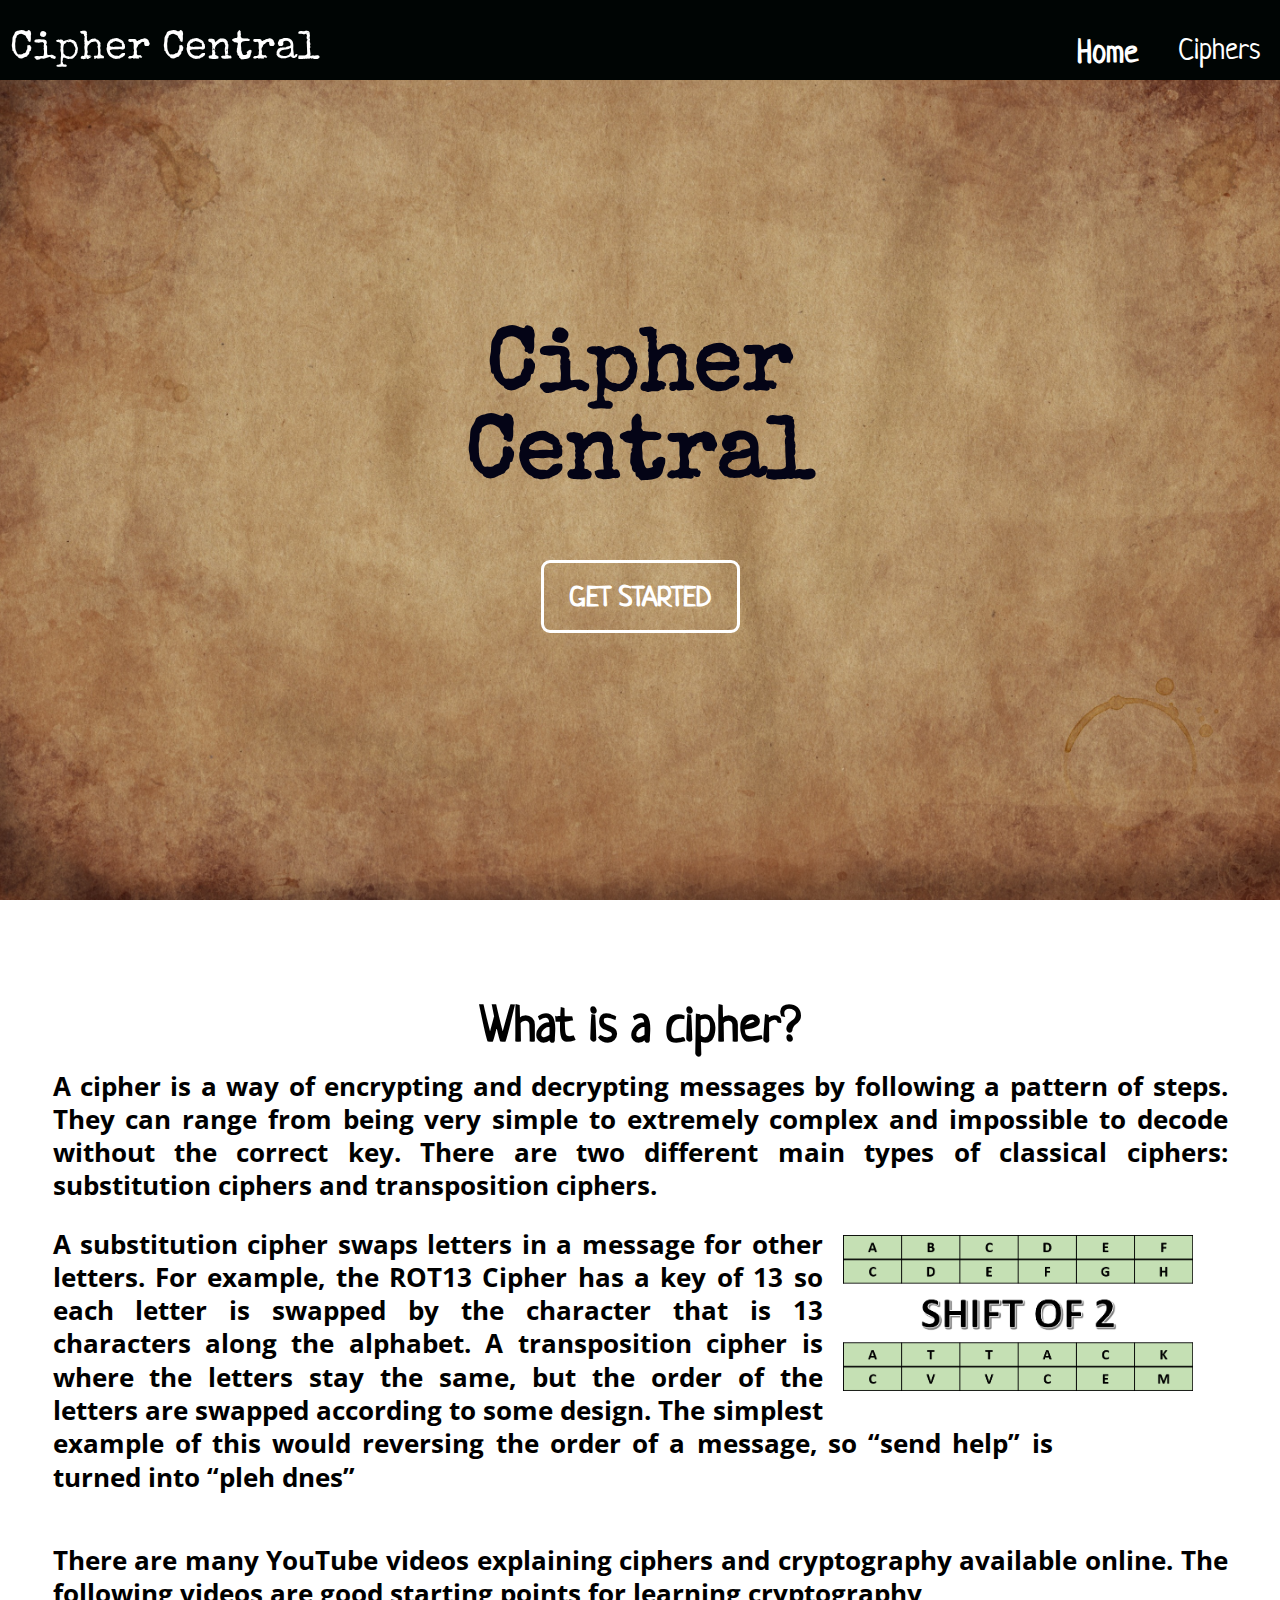
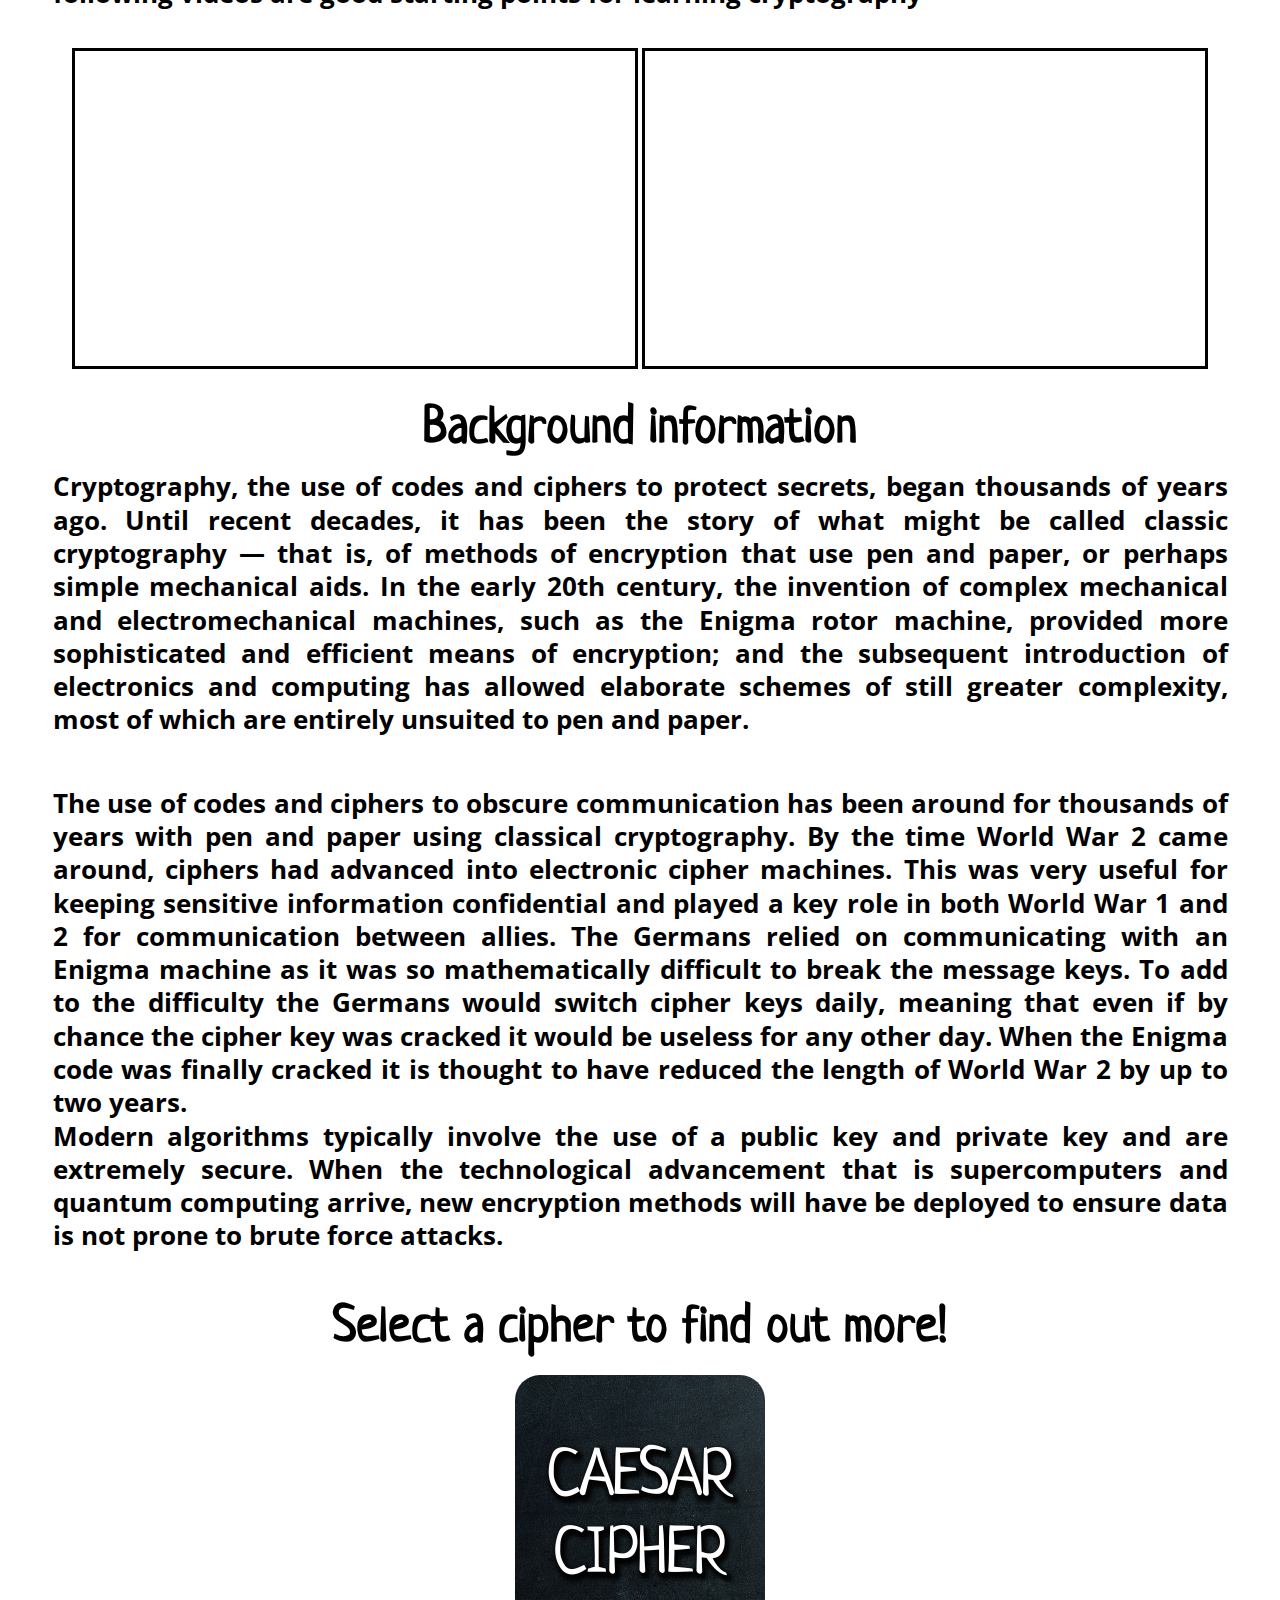
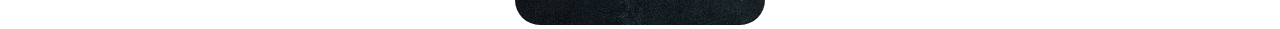
<file: index.html>
<!DOCTYPE html>
<html>
    <head>
            <title>Cipher Central</title>
            <link rel='shortcut icon' type='image/x-icon' href='favicon.ico' />
            <link rel="stylesheet" type="text/css" href="style.css">
            <link href="https://fonts.googleapis.com/css?family=Open+Sans+Condensed:300|Indie+Flower|Neucha|Special+Elite|Bungee" rel="stylesheet">

            <meta charset="UTF-8">
            <meta name="description" content="Cipher Central - Cryptography Information with Encoders and Decoders">
            <meta name="keywords" content="Cipher,Encode,Decode,Encrypt,Decrypt,Caesar,ROT13,Vigenere,Morse">
            <meta name="author" content="Alex McGill">
            <meta name="viewport" content="width=device-width, initial-scale=1.0">
    </head>
    <body>
        <section class="banner">
            <div class="inner">
                <div class="display">
                    <h1>Cipher Central</h1>
                    <button type="button" class="btn" id="btn_top">Get Started</button>
                </div>
            </div>
        </section>
        <div id="nav_bar" class="fixed-nav-bar">
            <a href="#" id="cipherCentral">Cipher Central</a>
            <ul>
                
                <li class="dropdown">
                        <a href="javascript:void(0)" class="dropbtn">Ciphers</a>
                    <div class="dropdown-content">
                        
                        <a href="ciphers/caesar.html">Caesar</a>
                        
                        
                    </div>
                </li>
                <li><a href="#" class="active_page">Home</a></li>
                <li class="spacer"></li>
            </ul>
        </div>
        <div id="content">
            <div class="large_vertical_spacer"></div>
            <h2>What is a cipher?</h2>
            <p>A cipher is a way of encrypting and decrypting messages by following a pattern of steps. They can range from being very simple to extremely complex and impossible to decode without the correct key. There are two different main types of classical ciphers: substitution ciphers and transposition ciphers.</p>
            <div id="set">
                <img class="image" src="images/shifts/shift_2.png" alt="Image example showing a caesar shift of 2">
                <p>A substitution cipher swaps letters in a message for other letters. For example, the ROT13 Cipher has a key of 13 so each letter is swapped by the character that is 13 characters along the alphabet. A transposition cipher is where the letters stay the same, but the order of the letters are swapped according to some design. The simplest example of this would reversing the order of a message, so “send help” is turned into “pleh dnes”</p>
            </div>
            <p>There are many YouTube videos explaining ciphers and cryptography available online. The following videos are good starting points for learning cryptography</p>
            <div id="youtube_videos">
                <iframe width="560" height="315" src="https://www.youtube.com/embed/-yFZGF8FHSg" frameborder="0" allow="encrypted-media" allowfullscreen alt="Youtube video about making and breaking code ciphers"></iframe>
                <iframe width="560" height="315" src="https://www.youtube.com/embed/-Gk9kaFoBxU" frameborder="0" allow="encrypted-media" allowfullscreen alt="Youtube video cryptography lesson introducing the idea of block ciphers"></iframe>
            </div>
            <br />
            <h2>Background information</h2>
            <p>Cryptography, the use of codes and ciphers to protect secrets, began thousands of years ago. Until recent decades, it has been the story of what might be called classic cryptography — that is, of methods of encryption that use pen and paper, or perhaps simple mechanical aids. In the early 20th century, the invention of complex mechanical and electromechanical machines, such as the Enigma rotor machine, provided more sophisticated and efficient means of encryption; and the subsequent introduction of electronics and computing has allowed elaborate schemes of still greater complexity, most of which are entirely unsuited to pen and paper.</p>
            <p>The use of codes and ciphers to obscure communication has been around for thousands of years with pen and paper using classical cryptography. By the time World War 2 came around, ciphers had advanced into electronic cipher machines. This was very useful for keeping sensitive information confidential and played a key role in both World War 1 and 2 for communication between allies. The Germans relied on communicating with an Enigma machine as it was so mathematically difficult to break the message keys. To add to the difficulty the Germans would switch cipher keys daily, meaning that even if by chance the cipher key was cracked it would be useless for any other day. When the Enigma code was finally cracked it is thought to have reduced the length of World War 2 by up to two years.<br />
            Modern algorithms typically involve the use of a public key and private key and are extremely secure. When the technological advancement that is supercomputers and quantum computing arrive, new encryption methods will have be deployed to ensure data is not prone to brute force attacks.</p>

            <h2>Select a cipher to find out more!</h2> <br />
            <div id="try" class="center">
                <a href="ciphers/caesar.html"><img class="try_thumbnail" src="images/thumbnails/caesar.jpg" alt="Caesar Cipher clickable thumbnail"></a>
            </div>
        </div>
        <script type="text/javascript" src="js/animations.js"></script>
    </body>
</html>
</file>
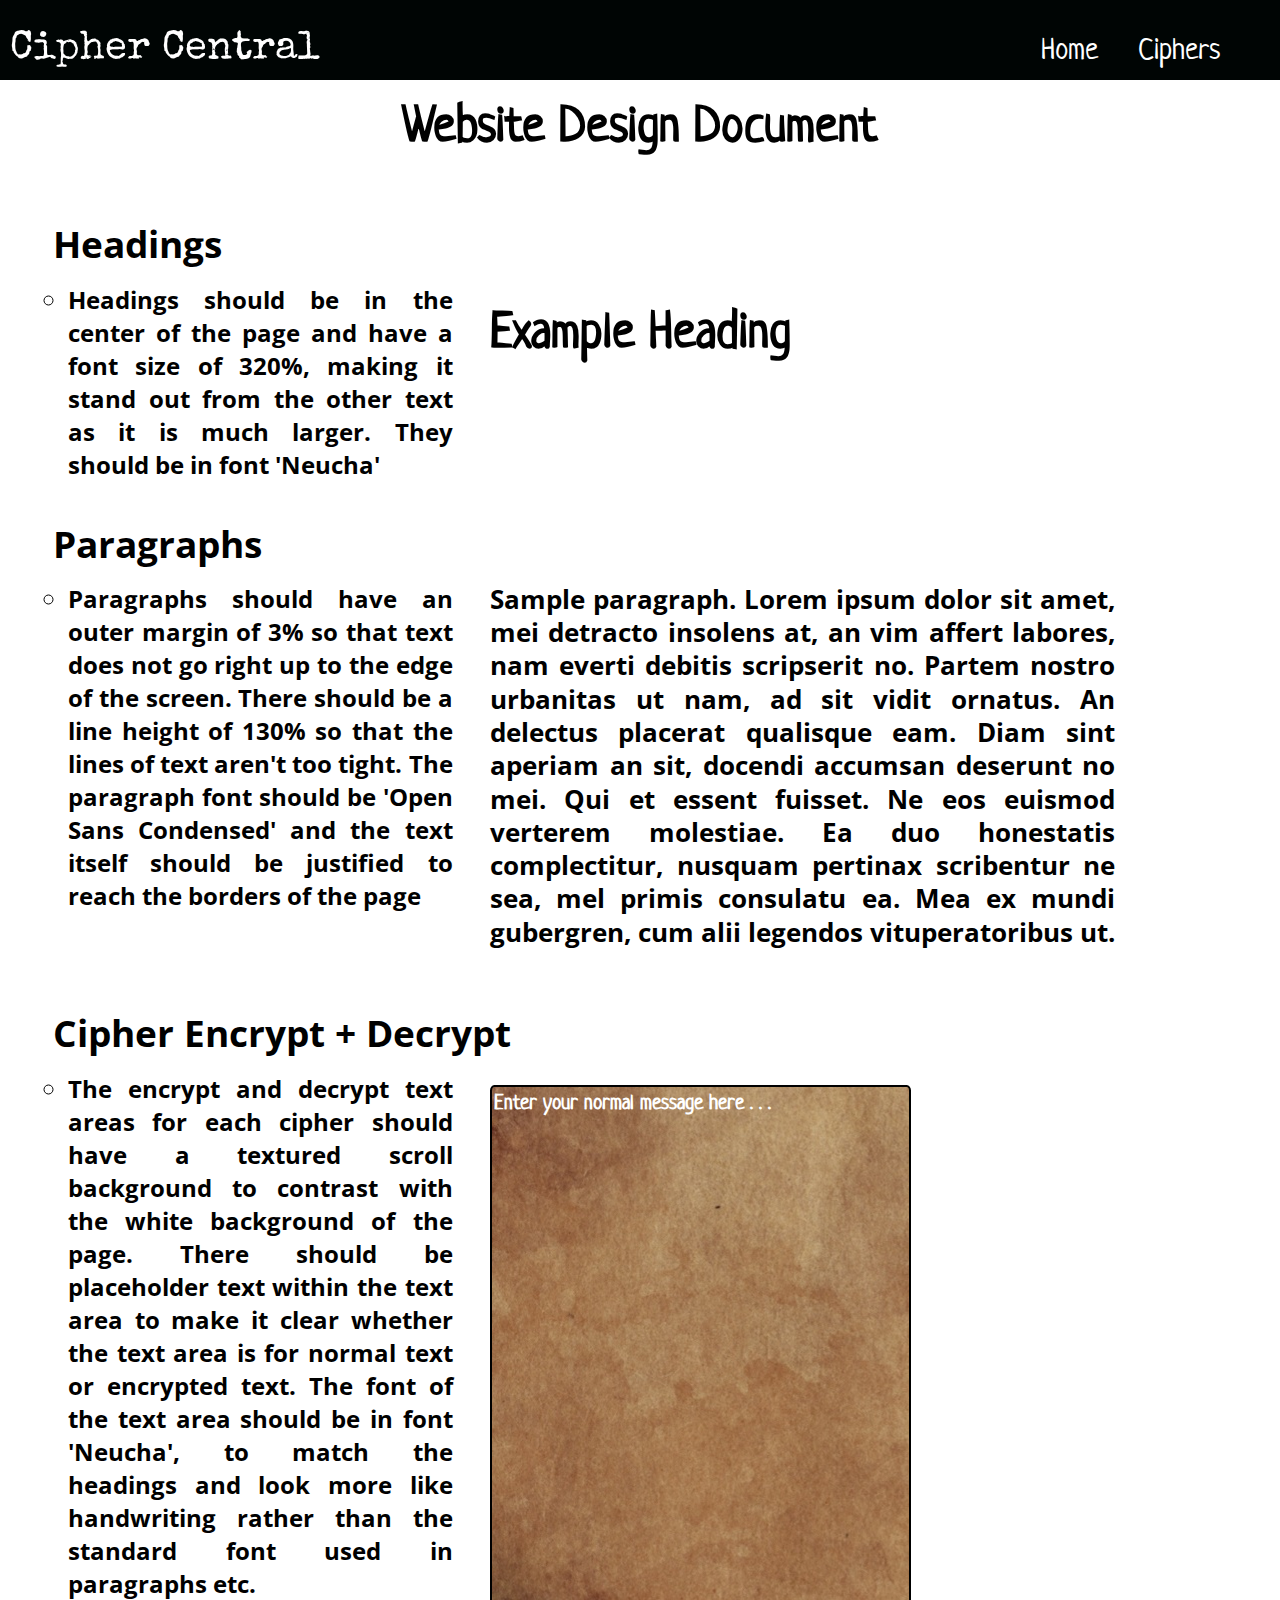
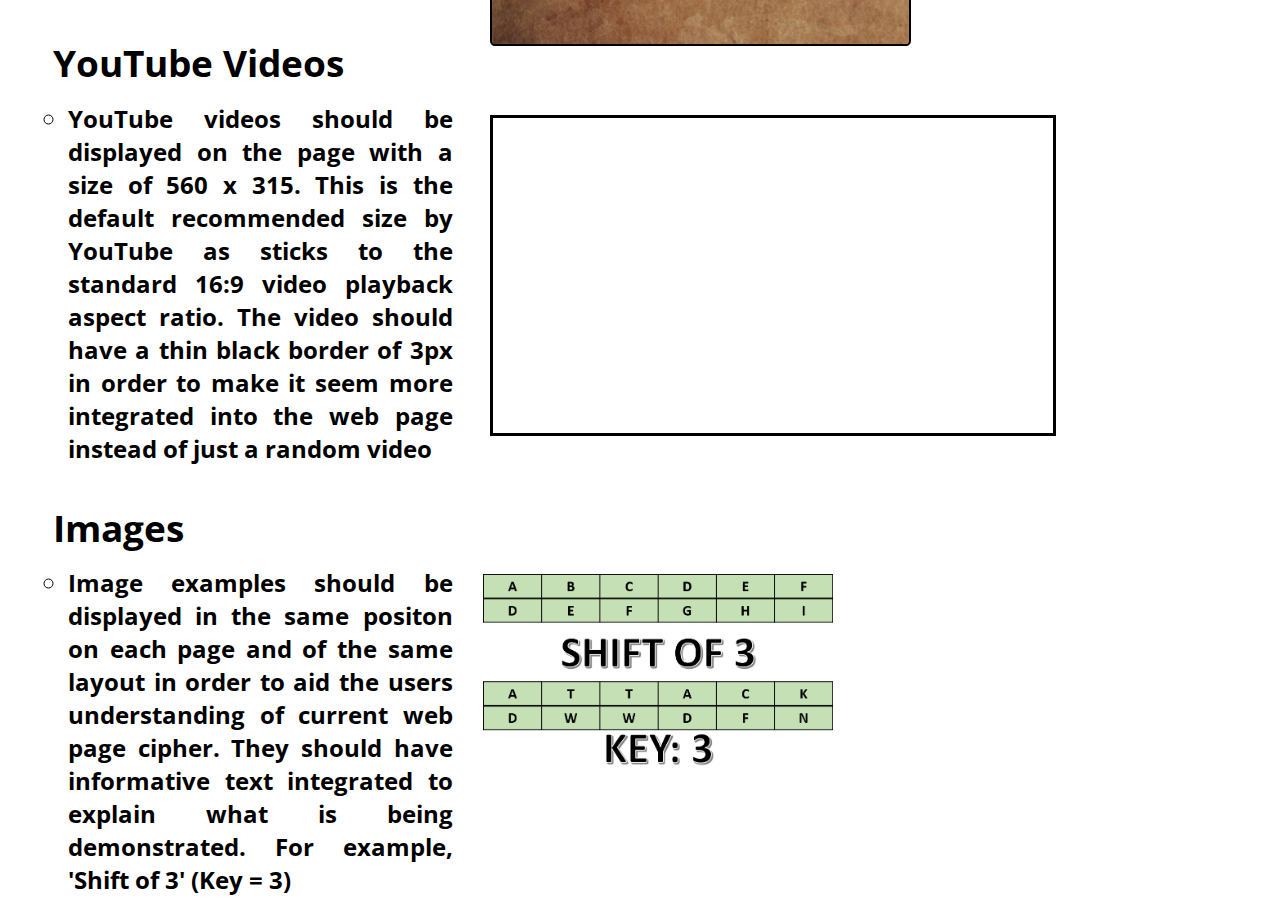
<file: design.html>
<!DOCTYPE html>
<html>
    <head>
            <title>Cipher Central</title>
            <link rel='shortcut icon' type='image/x-icon' href='favicon.ico' />
            <link rel="stylesheet" type="text/css" href="style.css">
            <link href="https://fonts.googleapis.com/css?family=Open+Sans+Condensed:300|Indie+Flower|Neucha|Special+Elite|Bungee" rel="stylesheet">

            <meta charset="UTF-8">
            <meta name="description" content="Cipher Central - Cryptography Information with Encoders and Decoders">
            <meta name="keywords" content="Cipher,Encode,Decode,Encrypt,Decrypt,Caesar,ROT13,Vigenere,Morse">
            <meta name="author" content="Alex McGill">
            <meta name="viewport" content="width=device-width, initial-scale=1.0">
    </head>
    <body>
        <div id="nav_bar" class="fixed-nav-bar">
            <a href="index.html" id="cipherCentral">Cipher Central</a>
            <ul>
                <li><a href="design.html" class="active_page"></a></li>
                <li class="dropdown">
                        <a href="javascript:void(0)" class="dropbtn">Ciphers</a>
                    <div class="dropdown-content">
                        <a href="ciphers/caesar.html">Caesar</a>
                    </div>
                </li>
                <li><a href="index.html">Home</a></li>
                <li class="spacer"></li>
            </ul>
        </div>
        <div id="content">
            <div class="large_vertical_spacer">
            <h2>Website Design Document</h2>
            
            <h4>Headings</h4>
            <div class="design">
                <div class="element">
                    <ul>
                        <li>Headings should be in the center of the page and have a font size of 320%, making it stand out from the other text as it is much larger. They should be in font 'Neucha'</li>
                    </ul>
                </div>
                <h2>Example Heading</h2>
            </div>
            
            <h4>Paragraphs</h4>
            <div class="design" >
                <div class="element">
                    <ul>
                        <li>Paragraphs should have an outer margin of 3% so that text does not go right up to the edge of the screen. There should be a line height of 130% so that the lines of text aren't too tight. The paragraph font should be 'Open Sans Condensed' and the text itself should be justified to reach the borders of the page</li>
                    </ul>
                </div>
                <p class="design_sample">Sample paragraph. Lorem ipsum dolor sit amet, mei detracto insolens at, an vim affert labores, nam everti debitis scripserit no. Partem nostro urbanitas ut nam, ad sit vidit ornatus. An delectus placerat qualisque eam. Diam sint aperiam an sit, docendi accumsan deserunt no mei. Qui et essent fuisset. Ne eos euismod verterem molestiae. Ea duo honestatis complectitur, nusquam pertinax scribentur ne sea, mel primis consulatu ea. Mea ex mundi gubergren, cum alii legendos vituperatoribus ut.</p>
            </div>

            <h4>Cipher Encrypt + Decrypt</h4>
            <div class="design">
                <div class="element">
                    <ul>
                        <li>The encrypt and decrypt text areas for each cipher should have a textured scroll background to contrast with the white background of the page. There should be placeholder text within the text area to make it clear whether the text area is for normal text or encrypted text. The font of the text area should be in font 'Neucha', to match the headings and look more like handwriting rather than the standard font used in paragraphs etc.</li>
                    </ul>
                </div>
                <textarea class="custom" id="textarea_input" rows="10" style="margin-left: 3%;" placeholder="Enter your normal message here . . . "></textarea>
            </div>

            <h4>YouTube Videos</h4>
            <div class="design">
                <div class="element">
                    <ul>
                        <li>YouTube videos should be displayed on the page with a size of 560 x 315. This is the default recommended size by YouTube as sticks to the standard 16:9 video playback aspect ratio. The video should have a thin black border of 3px in order to make it seem more integrated into the web page instead of just a random video</li>
                    </ul>
                </div>
                <iframe width="560" height="315"  src="https://www.youtube.com/embed/-yFZGF8FHSg" frameborder="0" allow="encrypted-media" allowfullscreen style="margin-left: 3%;" alt="Youtube video "></iframe>
            </div>

            <h4>Images</h4>
            <div class="design">
                <div class="element">
                    <ul>
                        <li>Image examples should be displayed in the same positon on each page and of the same layout in order to aid the users understanding of current web page cipher. They should have informative text integrated to explain what is being demonstrated. For example, 'Shift of 3' (Key = 3)</li>
                    </ul>
                </div>
                <div class="set_demo">
                    <img src="images/shifts/shift_3.png">
                </div>
            </div>
        </div>
    </body>
</html>
</file>
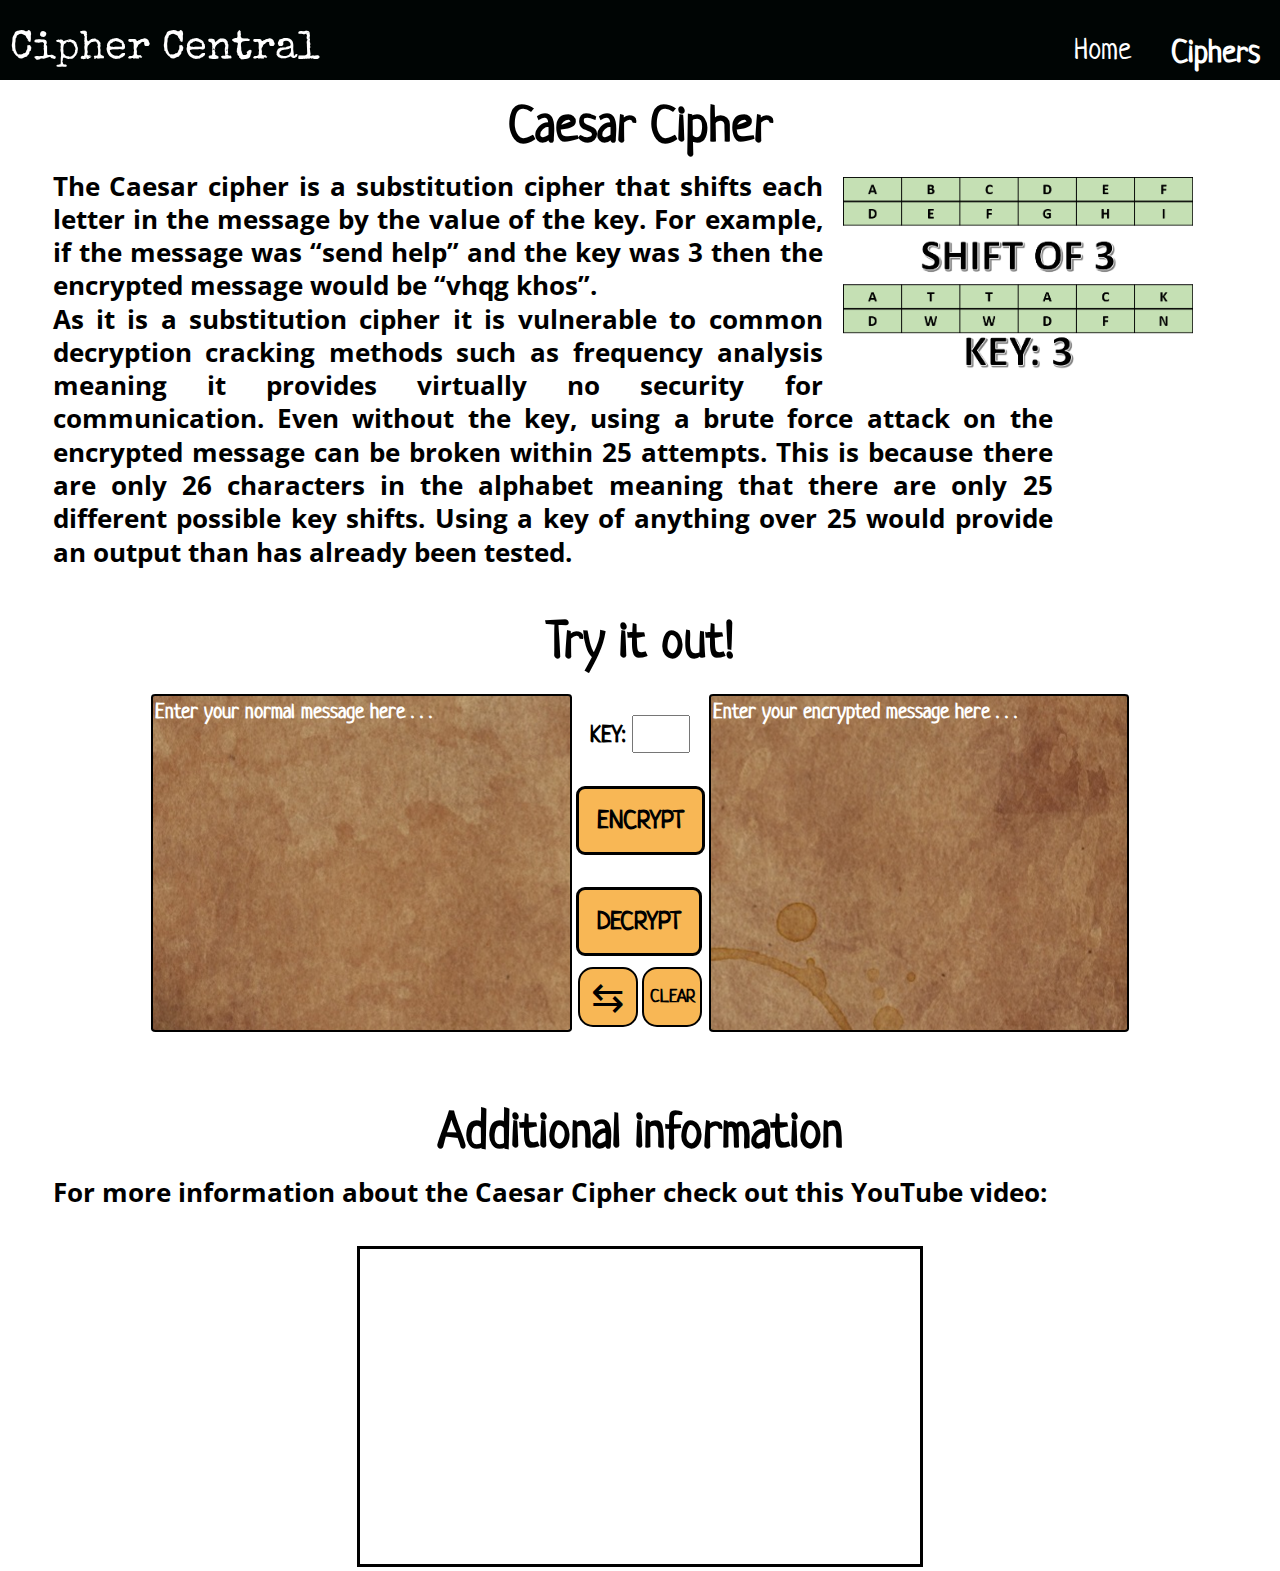
<file: ciphers/caesar.html>
<!DOCTYPE html>
<html>
    <head>
            <title>Cipher Central</title>
            <link rel='shortcut icon' type='image/x-icon' href='../favicon.ico' />
            <link rel="stylesheet" type="text/css" href="../style.css">
            <link href="https://fonts.googleapis.com/css?family=Open+Sans+Condensed:300|Indie+Flower|Neucha|Special+Elite|Bungee" rel="stylesheet">
            
            <meta charset="UTF-8">
            <meta name="description" content="Cipher Central - Cryptography Information with Encoders and Decoders">
            <meta name="keywords" content="Cipher,Encode,Decode,Encrypt,Decrypt,Caesar,ROT13,Vigenere,Morse">
            <meta name="author" content="Alex McGill">
            <meta name="viewport" content="width=device-width, initial-scale=1.0">
    </head>
    <body>
        <div id="nav_bar" class="fixed-nav-bar">
            <a href="../index.html" id="cipherCentral">Cipher Central</a>
            <ul>
               
                <li class="dropdown">
                        <a href="javascript:void(0)" class="dropbtn active_page">Ciphers</a>
                    <div class="dropdown-content">
                       
                        <a href="caesar.html" class="active_page">Caesar</a>
                       
                    </div>
                </li>
                <li><a href="../index.html">Home</a></li>
                <li class="spacer"></li>
            </ul>
        </div>
        <div id="content">
            <div class="large_vertical_spacer"></div>
            <h2>Caesar Cipher</h2>
            <div class="vertical_spacer"></div>
            <div id="set">
                <img class="image" src="../images/shifts/shift_3.png" alt="Image example showing a Caesar cipher with a shift of 3">
                <p>The Caesar cipher is a substitution cipher that shifts each letter in the message by the value of the key. For example, if the message was “send help” and the key was 3 then the encrypted message would be “vhqg khos”.<br />
                As it is a substitution cipher it is vulnerable to common decryption cracking methods such as frequency analysis meaning it provides virtually no security for communication. Even without the key, using a brute force attack on the encrypted message can be broken within 25 attempts. This is because there are only 26 characters in the alphabet meaning that there are only 25 different possible key shifts. Using a key of anything over 25 would provide an output than has already been tested.</p>
            </div>
            <h2>Try it out!</h2>
            <br />
            <div id="try" class="center">
                <textarea class="custom" id="textarea_input" rows="10" style="margin-left:2%" placeholder="Enter your normal message here . . . "></textarea>
                <div id="encrypt_decrypt">
                    <h3>KEY: <input id="caesar_key" type="number" title="Enter a number for the cipher key"></h3>
                    <button type="button" class="encode_button" onclick="caesar_encrypt()" id="caesar_encode_button">Encrypt</button>
                    <button type="button" class="encode_button" onclick="caesar_decrypt()" id="caesar_decode_button">Decrypt</button>
                    
                    <div id="controls">
                        <button id="swap_btn" type="button" class="control_button" onclick="swapTextArea()" title="Swap the text in the input and output boxes">&#x21C6</button>
                        <button id="clear_btn" type="button" class="control_button" onclick="clearTextArea()" title="Clear the text in the input and output boxes">CLEAR</button>
                    </div>
                </div>
                <textarea class="custom scroll_bg" rows="10" id="textarea_output"style="margin-right:2%" placeholder="Enter your encrypted message here . . . "></textarea>
            </div>
            <div class="large_vertical_spacer"></div>
            <h2>Additional information</h2>
            <p>For more information about the Caesar Cipher check out this YouTube video:</p>
            <div id="youtube_videos">
                <iframe width="560" height="315" src="https://www.youtube.com/embed/LVHeW1hcdRk" frameborder="0" allow="encrypted-media" allowfullscreen alt="Youtube video explaining more information about the Caesar cipher"></iframe>
            </div>
        </div>
        <script type="text/javascript" src="../js/cipher_functions.js"></script>
    </body>
</html>
</file>
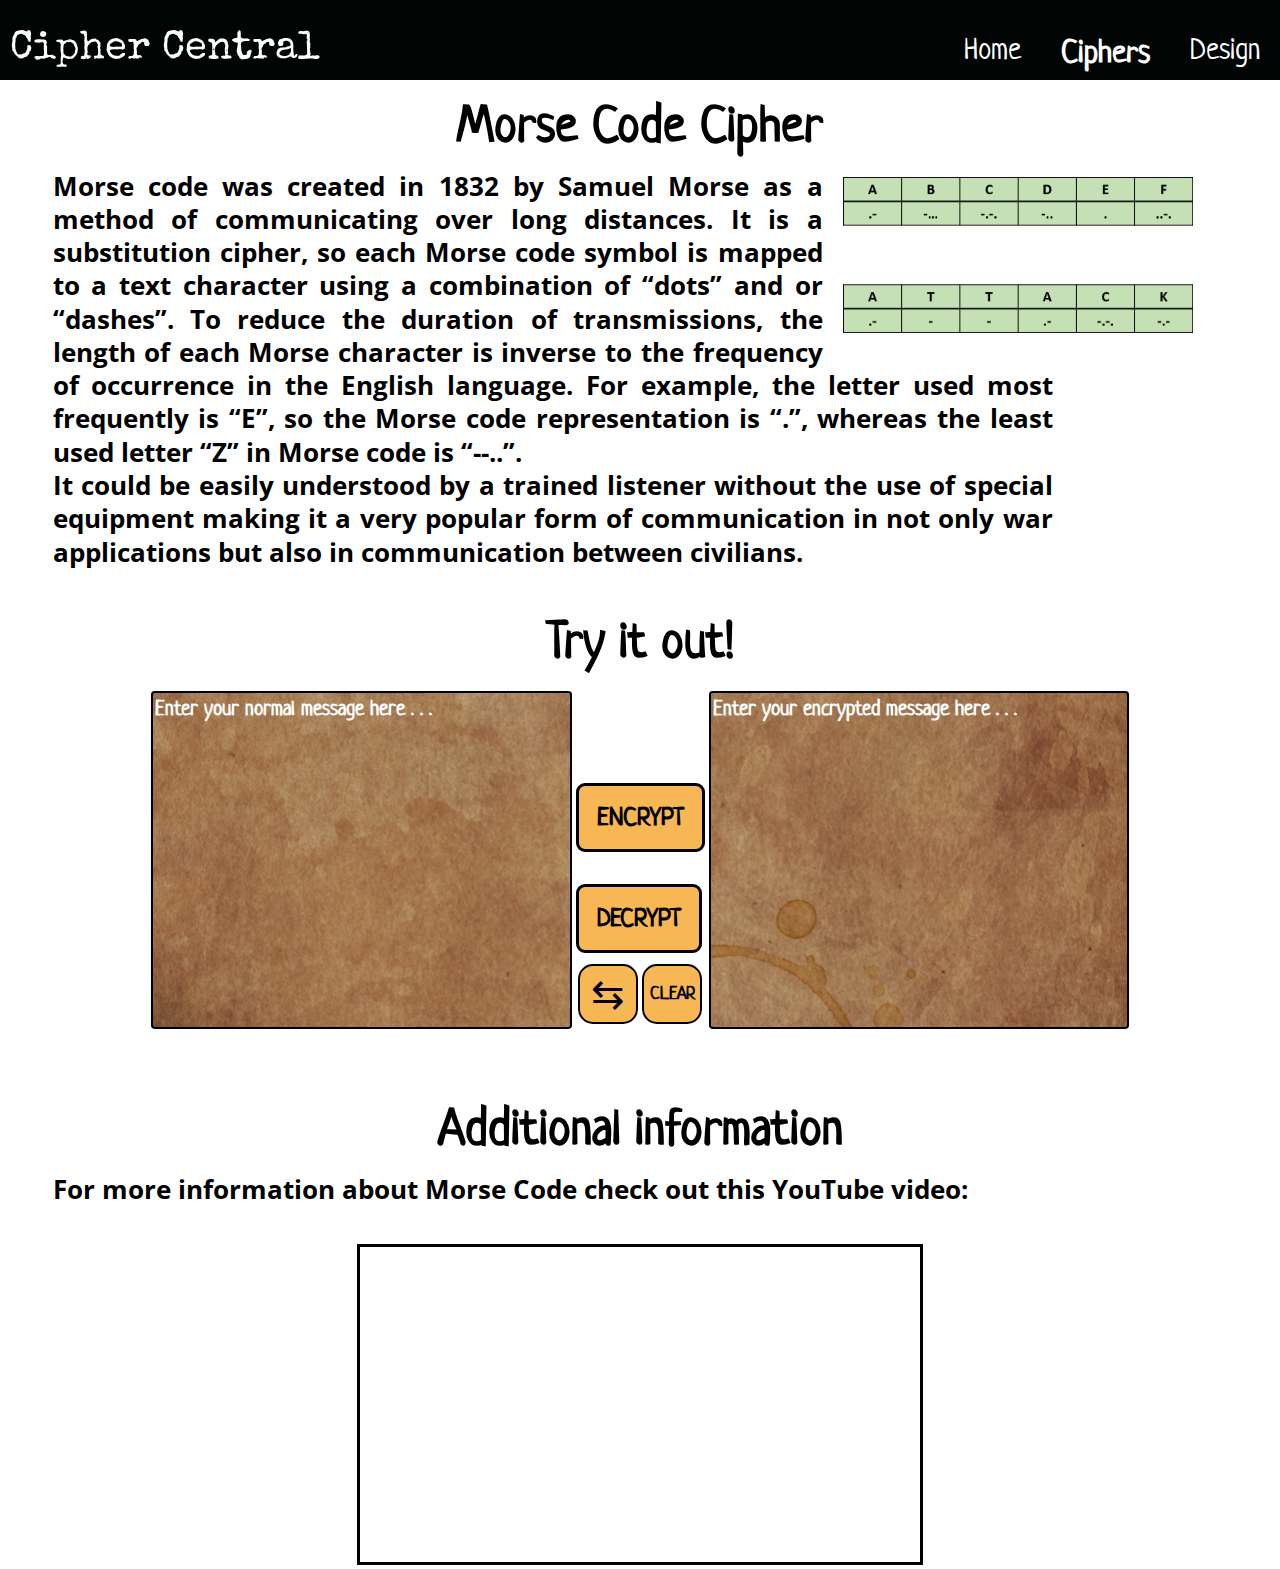
<file: ciphers/morsecode.html>
<!DOCTYPE html>
<html>
    <head>
            <title>Cipher Central</title>
            <link rel='shortcut icon' type='image/x-icon' href='../favicon.ico' />
            <link rel="stylesheet" type="text/css" href="../style.css">
            <link href="https://fonts.googleapis.com/css?family=Open+Sans+Condensed:300|Indie+Flower|Neucha|Special+Elite|Bungee" rel="stylesheet">
            
            <meta charset="UTF-8">
            <meta name="description" content="Cipher Central - Cryptography Information with Encoders and Decoders">
            <meta name="keywords" content="Cipher,Encode,Decode,Encrypt,Decrypt,Caesar,ROT13,Vigenere,Morse">
            <meta name="author" content="Alex McGill">
            <meta name="viewport" content="width=device-width, initial-scale=1.0">
    </head>
    <body>
        <div id="nav_bar" class="fixed-nav-bar">
            <a href="../index.html" id="cipherCentral">Cipher Central</a>
            <ul>
                <li><a href="../design.html">Design</a></li>
                <li class="dropdown">
                        <a href="javascript:void(0)" class="dropbtn active_page">Ciphers</a>
                    <div class="dropdown-content">
                        <a href="rot13.html">ROT13</a>
                        <a href="caesar.html" >Caesar</a>
                        <a href="vigenere.html">Vigenere</a>
                        <a href="morsecode.html" class="active_page">Morse Code</a>
                    </div>
                </li>
                <li><a href="../index.html" >Home</a></li>
                <li class="spacer"></li>
            </ul>
        </div>
        <div id="content">
            <div class="large_vertical_spacer"></div>
            <h2>Morse Code Cipher</h2>
            <div class="vertical_spacer"></div>
            <div id="set">
                <img class="image" src="../images/shifts/morse_map.png" alt="Image example showing the morse code substitution for 'attack'">
                <p>Morse code was created in 1832 by Samuel Morse as a method of communicating over long distances. It is a substitution cipher, so each Morse code symbol is mapped to a text character using a combination of “dots” and or “dashes”. To reduce the duration of transmissions, the length of each Morse character is inverse to the frequency of occurrence in the English language. For example, the letter used most frequently is “E”, so the Morse code representation is “.”, whereas the least used letter “Z” in Morse code is “--..”. <br />
                It could be easily understood by a trained listener without the use of special equipment making it a very popular form of communication in not only war applications but also in communication between civilians. </p>
            </div>
            <h2>Try it out!</h2>
            <br />
            <div id="try" class="center">
                <textarea class="custom" id="textarea_input" rows="10" style="margin-left:2%" placeholder="Enter your normal message here . . . "></textarea>
                <div id="encrypt_decrypt">
                    <button type="button" class="encode_button" onclick="morse_encrypt()" id="morse_encode_button">Encrypt</button>
                    <button type="button" class="encode_button" onclick="morse_decrypt()" id="morse_decode_button">Decrypt</button>
                    
                    <div id="controls">
                        <button id="swap_btn" type="button" class="control_button" onclick="swapTextArea()" title="Swap the text in the input and output boxes">&#x21C6</button>
                        <button id="clear_btn" type="button" class="control_button" onclick="clearTextArea()" title="Clear the text in the input and output boxes">CLEAR</button>
                    </div>
                </div>
                <textarea class="custom scroll_bg" rows="10" id="textarea_output"style="margin-right:2%" placeholder="Enter your encrypted message here . . . "></textarea>
            </div>
            <div class="large_vertical_spacer"></div>
            <h2>Additional information</h2>
            <p>For more information about Morse Code check out this YouTube video:</p>
            <div id="youtube_videos">
                <iframe width="560" height="315" src="https://www.youtube.com/embed/xsDk5_bktFo" frameborder="0" allow="encrypted-media" allowfullscreen alt="Youtube video explaining more information about Morse code"></iframe>
            </div>
        </div>
        <script type="text/javascript" src="../js/cipher_functions.js"></script>
    </body>
</html>
</file>
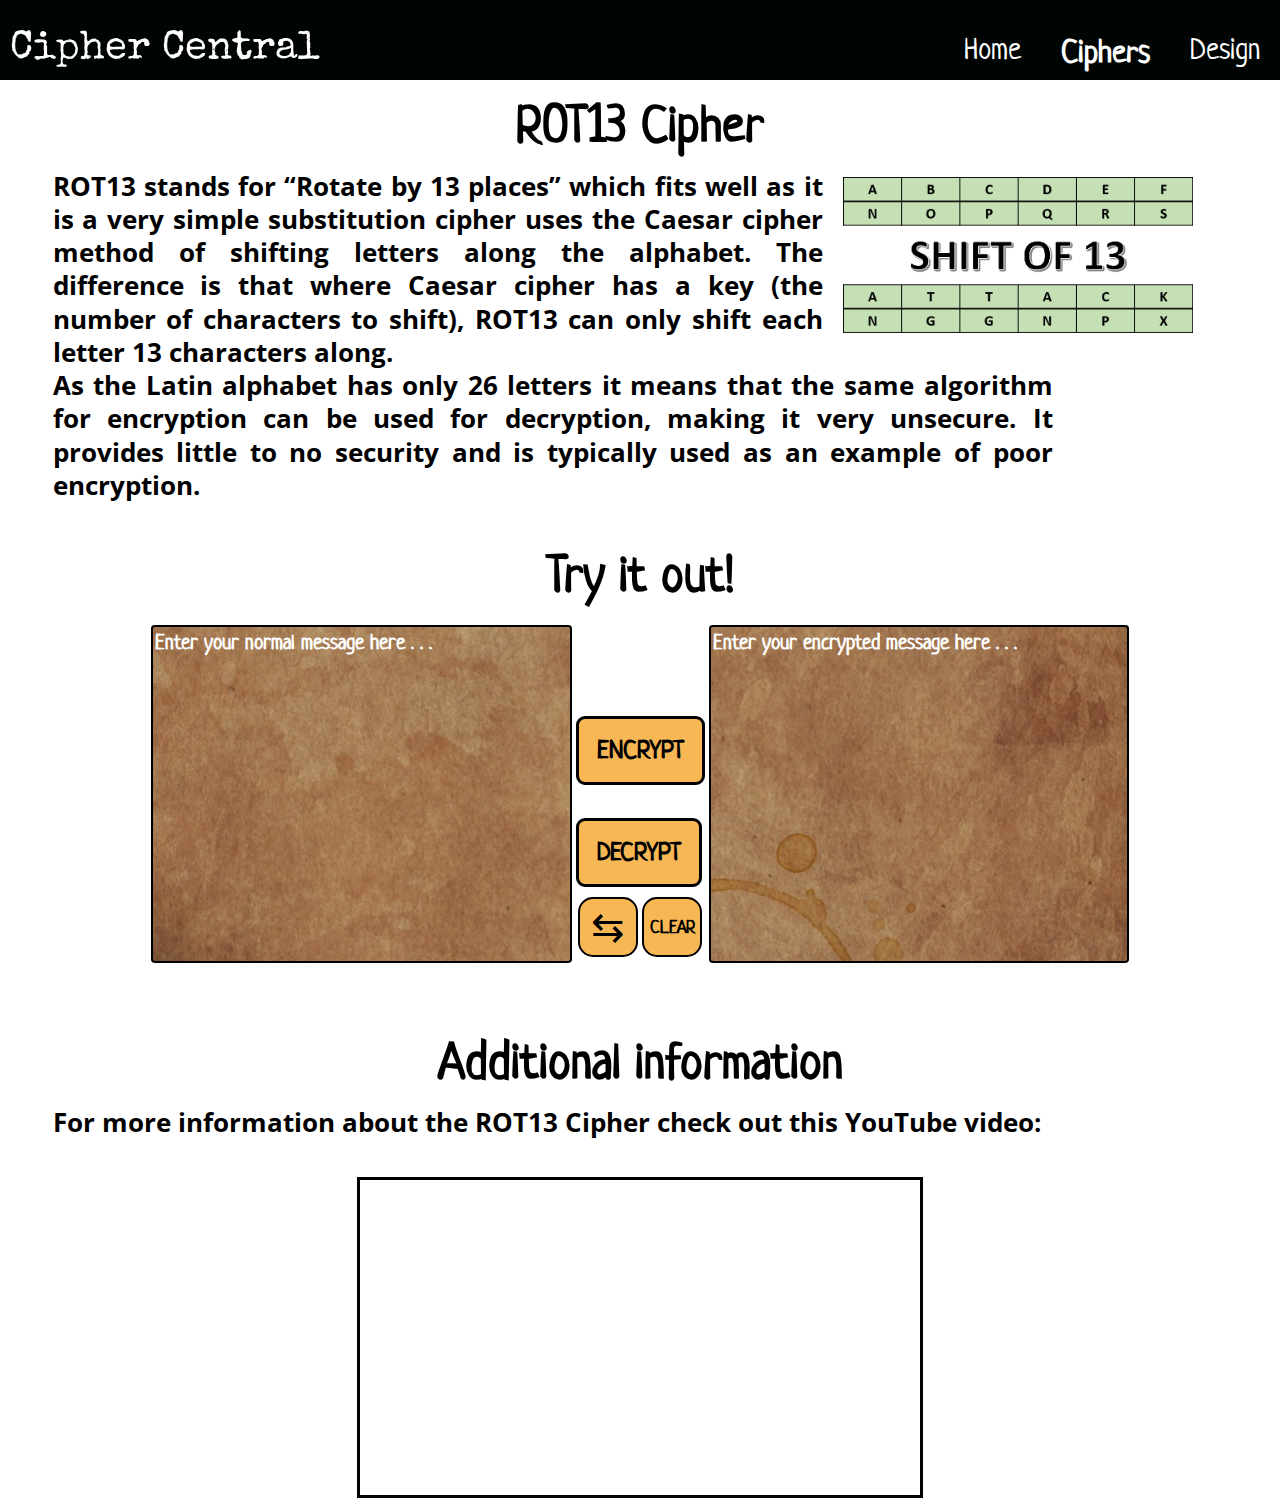
<file: ciphers/rot13.html>
<!DOCTYPE html>
<html>
    <head>
            <title>Cipher Central</title>
            <link rel='shortcut icon' type='image/x-icon' href='../favicon.ico' />
            <link rel="stylesheet" type="text/css" href="../style.css">
            <link href="https://fonts.googleapis.com/css?family=Open+Sans+Condensed:300|Indie+Flower|Neucha|Special+Elite|Bungee" rel="stylesheet">
            
            <meta charset="UTF-8">
            <meta name="description" content="Cipher Central - Cryptography Information with Encoders and Decoders">
            <meta name="keywords" content="Cipher,Encode,Decode,Encrypt,Decrypt,Caesar,ROT13,Vigenere,Morse">
            <meta name="author" content="Alex McGill">
            <meta name="viewport" content="width=device-width, initial-scale=1.0">
    </head>
    <body>
        <div id="nav_bar" class="fixed-nav-bar">
            <a href="../index.html" id="cipherCentral">Cipher Central</a>
            <ul>
                <li><a href="../design.html">Design</a></li>
                <li class="dropdown">
                        <a href="javascript:void(0)" class="dropbtn active_page">Ciphers</a>
                    <div class="dropdown-content">
                        <a href="#" class="active_page">ROT13</a>
                        <a href="caesar.html">Caesar</a>
                        <a href="vigenere.html">Vigenere</a>
                        <a href="morsecode.html">Morse Code</a>
                    </div>
                </li>
                <li><a href="../index.html" >Home</a></li>
                <li class="spacer"></li>
            </ul>
        </div>
        <div id="content">
            <div class="large_vertical_spacer"></div>
            <h2>ROT13 Cipher</h2>
            <div class="vertical_spacer"></div>
            <div id="set">
                <img class="image" src="../images/shifts/shift_13.png" alt="Image example showing a ROT13 cipher with the standard shift of 13">
                <p>ROT13 stands for “Rotate by 13 places” which fits well as it is a very simple substitution cipher uses the Caesar cipher method of shifting letters along the alphabet. The difference is that where Caesar cipher has a key (the number of characters to shift), ROT13 can only shift each letter 13 characters along. <br />
                As the Latin alphabet has only 26 letters it means that the same algorithm for encryption can be used for decryption, making it very unsecure. It provides little to no security and is typically used as an example of poor encryption.</p>
            </div>            
            <h2>Try it out!</h2>
            <br />
            <div id="try" class="center">
                <textarea class="custom" id="textarea_input" rows="10" style="margin-left:2%" placeholder="Enter your normal message here . . . "></textarea>
                <div id="encrypt_decrypt">
                    <button type="button" class="encode_button" onclick="rot13_encrypt()" id="rot13_encode_button">Encrypt</button>
                    <button type="button" class="encode_button" onclick="rot13_decrypt()" id="rot13_decode_button">Decrypt</button>
                    
                    <div id="controls">
                        <button id="swap_btn" type="button" class="control_button" onclick="swapTextArea()" title="Swap the text in the input and output boxes">&#x21C6</button>
                        <button id="clear_btn" type="button" class="control_button" onclick="clearTextArea()" title="Clear the text in the input and output boxes">CLEAR</button>
                    </div>
                </div>
                <textarea class="custom scroll_bg" rows="10" id="textarea_output"style="margin-right:2%" placeholder="Enter your encrypted message here . . . "></textarea>
            </div>
            <div class="large_vertical_spacer"></div>
            <h2>Additional information</h2>
            <p>For more information about the ROT13 Cipher check out this YouTube video:</p>
            <div id="youtube_videos">
                <iframe width="560" height="315" src="https://www.youtube.com/embed/PZ2tW0Wfkls" frameborder="0" allow="encrypted-media" allowfullscreen alt="Youtube video explaining more information about the ROT13 cipher"></iframe>
            </div>
        </div>
        <script type="text/javascript" src="../js/cipher_functions.js"></script>
    </body>
</html>
</file>
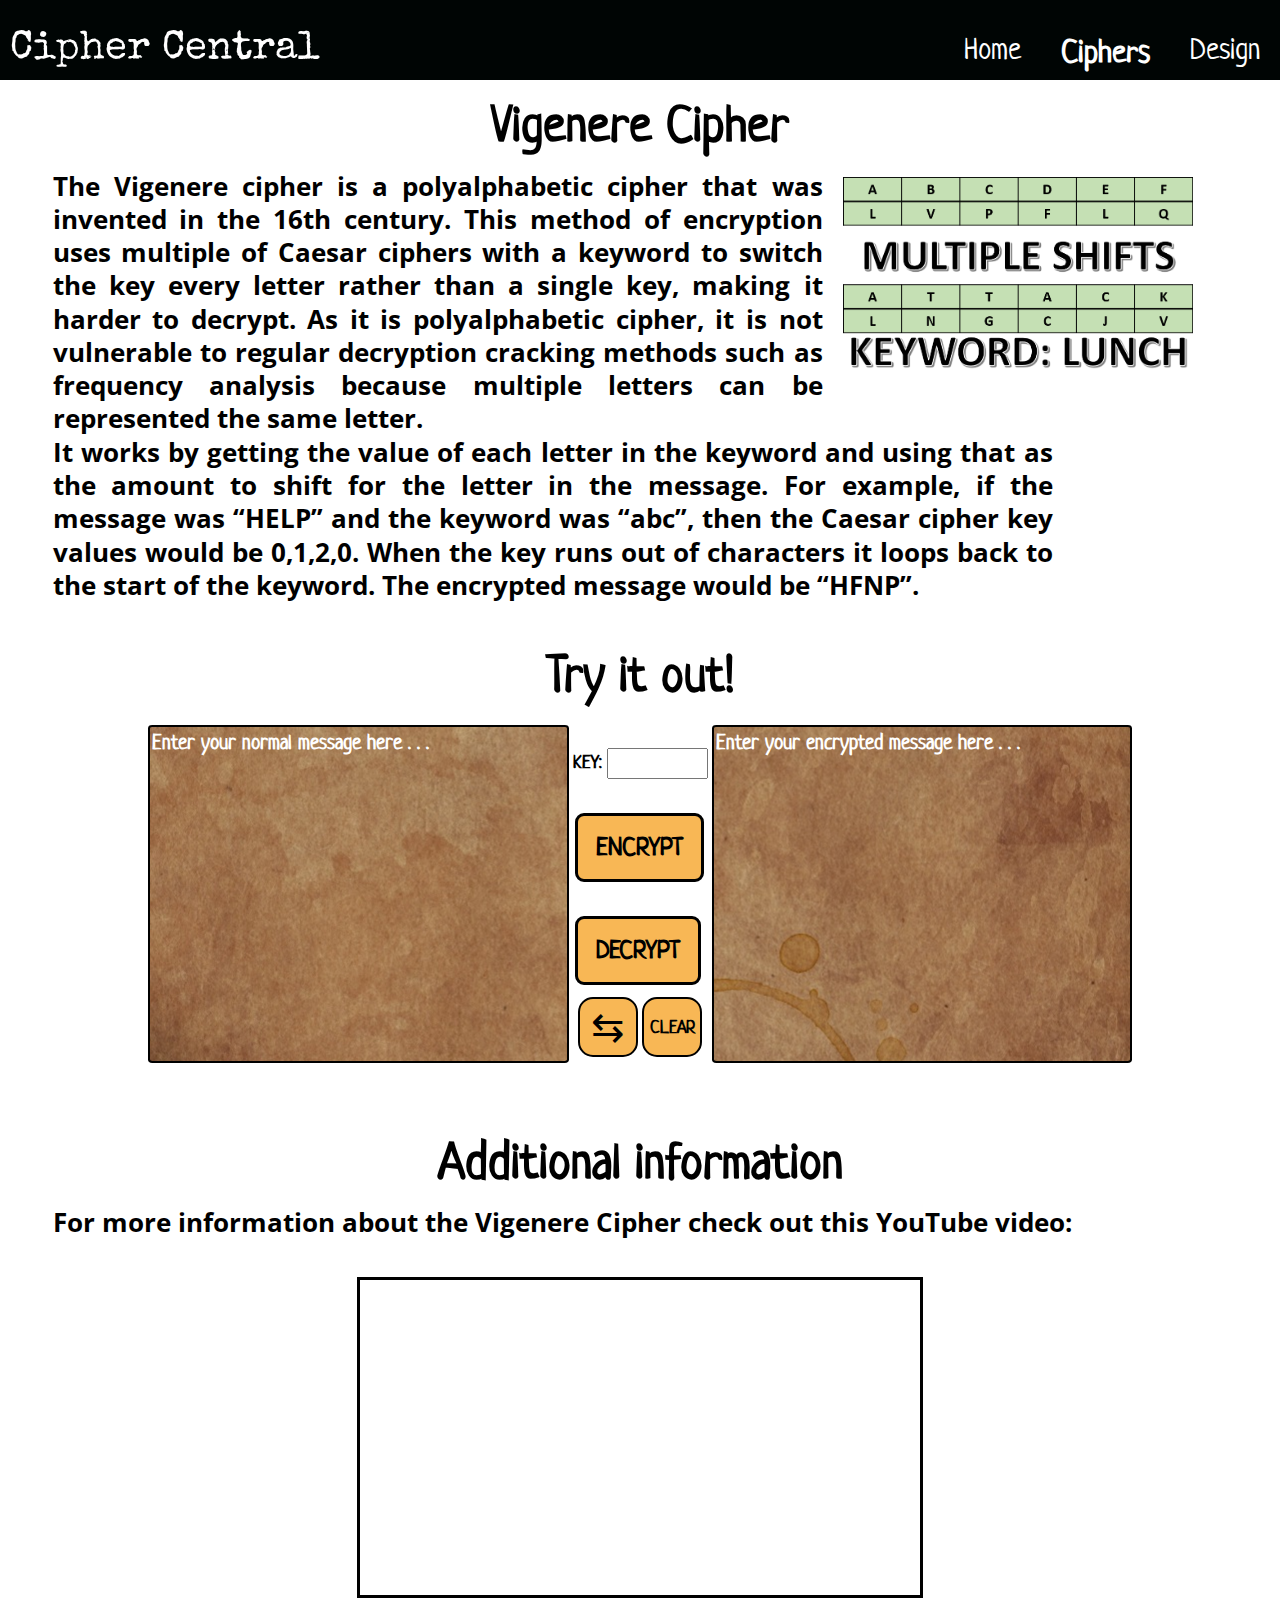
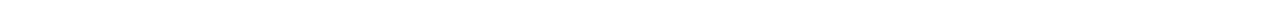
<file: ciphers/vigenere.html>
<!DOCTYPE html>
<html>
    <head>
            <title>Cipher Central</title>
            <link rel='shortcut icon' type='image/x-icon' href='../favicon.ico' />
            <link rel="stylesheet" type="text/css" href="../style.css">
            <link href="https://fonts.googleapis.com/css?family=Open+Sans+Condensed:300|Indie+Flower|Neucha|Special+Elite|Bungee" rel="stylesheet">
            
            <meta charset="UTF-8">
            <meta name="description" content="Cipher Central - Cryptography Information with Encoders and Decoders">
            <meta name="keywords" content="Cipher,Encode,Decode,Encrypt,Decrypt,Caesar,ROT13,Vigenere,Morse">
            <meta name="author" content="Alex McGill">
            <meta name="viewport" content="width=device-width, initial-scale=1.0">
    </head>
    <body>
        <div id="nav_bar" class="fixed-nav-bar">
            <a href="../index.html" id="cipherCentral">Cipher Central</a>
            <ul>
                <li><a href="../design.html">Design</a></li>
                <li class="dropdown">
                        <a href="javascript:void(0)" class="dropbtn active_page">Ciphers</a>
                    <div class="dropdown-content">
                        <a href="rot13.html">ROT13</a>
                        <a href="caesar.html" >Caesar</a>
                        <a href="vigenere.html" class="active_page">Vigenere</a>
                        <a href="morsecode.html">Morse Code</a>
                    </div>
                </li>
                <li><a href="../index.html" >Home</a></li>
                <li class="spacer"></li>
            </ul>
        </div>
        <div id="content">
            <div class="large_vertical_spacer"></div>
            <h2>Vigenere Cipher</h2>
            <div class="vertical_spacer"></div>
            <div id="set">
                <img class="image" src="../images/shifts/shift_keyword.png"  alt="Image example showing a Vigenere cipher with multiple shifts, using the keyword 'LUNCH'">
                <p>The Vigenere cipher is a polyalphabetic cipher that was invented in the 16th century. This method of encryption uses multiple of Caesar ciphers with a keyword to switch the key every letter rather than a single key, making it harder to decrypt. As it is polyalphabetic cipher, it is not vulnerable to regular decryption cracking methods such as frequency analysis because multiple letters can be represented the same letter.<br />
                It works by getting the value of each letter in the keyword and using that as the amount to shift for the letter in the message. For example, if the message was “HELP” and the keyword was “abc”, then the Caesar cipher key values would be 0,1,2,0. When the key runs out of characters it loops back to the start of the keyword. The encrypted message would be “HFNP”.</p>
            </div>
            <h2>Try it out!</h2>
            <br />
            <div id="try" class="center">
                <textarea class="custom" id="textarea_input" rows="10" style="margin-left:2%" placeholder="Enter your normal message here . . . "></textarea>
                <div id="encrypt_decrypt">
                    <h3 id="small_h3">KEY: <input id="vigenere_key" type="text"  title="Enter a word for the cipher key"></h3>
                    <button type="button" class="encode_button" onclick="vigenere_encrypt()" id="vigenere_encode_button" style="margin-left: 2%;">Encrypt</button>
                    <button type="button" class="encode_button" onclick="vigenere_decrypt()" id="vigenere_decode_button" style="margin-left: 2%;">Decrypt</button>
                    
                    <div id="controls">
                        <button id="swap_btn" type="button" class="control_button" onclick="swapTextArea()" title="Swap the text in the input and output boxes">&#x21C6</button>
                        <button id="clear_btn" type="button" class="control_button" onclick="clearTextArea()" title="Clear the text in the input and output boxes">CLEAR</button>
                    </div>
                </div>
                <textarea class="custom scroll_bg" rows="10" id="textarea_output"style="margin-right:2%" placeholder="Enter your encrypted message here . . . "></textarea>
            </div>
            <div class="large_vertical_spacer"></div>
            <h2>Additional information</h2>
            <p>For more information about the Vigenere Cipher check out this YouTube video:</p>
            <div id="youtube_videos">
                <iframe width="560" height="315" src="https://www.youtube.com/embed/SkJcmCaHqS0" frameborder="0" allow="encrypted-media" allowfullscreen alt="Youtube video explaining more information about the Vigenere cipher"></iframe>
            </div>
        </div>
        <script type="text/javascript" src="../js/cipher_functions.js"></script>
    </body>
</html>
</file>
<file: style.css>
html, body {
    margin: 0;
    padding: 0;
    height: 100%;
    width: 100%;
    min-width: 500px !important;
}

.banner {
    height: 100%;
    display: table;
    width: 100%;
    margin: auto;
    background: url("images/bg_3.jpeg") no-repeat 50% 50%;
    background-size: cover;
}

.banner .inner {
    display: table-cell;
    vertical-align: middle;
    width: 100%;
    max-width: none;
}

.display {
    max-width: 500px;
    margin: 0 auto;
    text-align: center;
}

.display h1 {
    font-family: 'Special Elite', cursive;
    color: #040416;
    font-size: 550%;
}

.btn {
    border-radius: 9px;
    font-family: 'Neucha', sans-serif;
    font-weight: bold;
    color: #FFF;
    background-color: transparent;
    background-repeat: no-repeat;
    font-size: 180%;
    padding: 15px 25px;
    border: solid #FFF 3px;
    text-transform: uppercase;
    text-decoration: none;
}

.btn:hover {
    color: #4c2318;
    border: solid #4c2318 3px;
}

.fixed-nav-bar {
    list-style: none;
    position: fixed;
    top: 0;
    left: 0;
    z-index: 20;
    width: 100%;

  }

#cipherCentral {
    font-family: 'Special Elite', sans-serif;
    font-size: 250%;
    color: white;
    margin-left: 10px;
    position: fixed;
    left: 0%;
    top: 30px;
    text-decoration: none;

}

.spacer {
    margin-right: 2%;
}

#nav_bar {
    height: 80px;
    width: 100%;
    background-color: #000504;
    text-align: right;
    margin: 0;
}

#nav_bar ul li {
    display: inline;
}

#nav_bar ul li a {
    color:white;
    text-decoration: none;
    font-family: 'Neucha', sans-serif;
    font-size: 30px;
    padding-left: 20px;
    padding-right: 20px;
}

#nav_bar ul li a:hover {
    border-top: 2px solid #FFF;
}

#nav_bar ul li a:active {
    color:rgb(70, 69, 69);
}

li {
    float: right;
}

li a, .dropbtn {
    display: inline-block;
    color: white;
    text-align: center;
    padding: 14px 16px;
    text-decoration: none;
}

li.dropdown {
    display: inline-block;
}

li a:hover, .dropdown:hover .dropbtn {
    background-color: #000504;
}
.dropdown-content {
    display: none;
    top: 100%;
    position: absolute;
    background-color: #000504;
    min-width: 160px;
    box-shadow: 0 8px 16px 0 black;
    z-index: 22;
    text-align: left;
}

.dropdown-content a {
    color: black;
    padding: 12px 16px;
    text-decoration: none;
    display: block;
    text-align: left;
}

.dropdown-content a:hover {
    background-color: #f1f1f1;
    color: black !important;
}

.dropdown:hover .dropdown-content {
    display: block;
}

.active_page {
    font-weight: bold;
    font-size: 32px !important;
}

#content {
    width: 1250px !important;
    display: flex;
    flex-direction: column;
    justify-content: center;
    margin-left: auto;
    margin-right: auto;
}

h2 {
    font-size: 320%;
    text-align: center;
    font-family: 'Neucha', cursive;
    margin: 0;
}

.margin_gap {
    margin-top: 10%;
}

#content p {
    margin-top: 1%;
}

#content ul {
    margin-top: -3%;
    margin-left: 3%;
    display: flex;
    flex-direction: column;
}

#content ul li {
    float: left;
    list-style-type: circle !important;
    font-size: 150%;
    font-family: 'Open Sans Condensed', sans-serif;
    font-weight: bold;
}

#design_elements {
    margin-top: 2.5%;
    margin-left: 2.5%;
    display: flex;
    flex-direction: row;
}

.element {
    width: 24%;
}

p {
    font-size: 160%;
    line-height: 130%;
    text-align: justify;
    margin: 3%;
    font-family: 'Open Sans Condensed', sans-serif;
    font-weight: bold;
}

#set {
    margin-top: -2%;
}

#set p {
    width: 80%;
    text-align: justify;
}

#set img {
    width: 350px;
    float: right;
    clear: right;
    margin-top: 10px;
    margin-right: 5%;
    margin-bottom: 5px;
    padding: 10px 10px 10px 20px;

}

.set_demo {
    margin-top: -2%;
}

.set_demo img {
    width: 350px;
    float: center;
    clear: both;
    margin: 10px 0 0 10px;
    padding: 10px 10px 10px 20px;
}

.center {
    width: 100%;
    text-align: center;
}

#youtube_videos {
    position: relative;
    text-align: center;
}

iframe {
    border: black solid 3px;
}

.try_thumbnail {
    display: inline-block;
    width: 20%;
    margin-left: 1%;
    margin-right: 1%;
    border-radius: 10%;
}

#try {
    position: relative;
}

.custom {
    margin-bottom: -30px;
    width: 33%;
    resize: none;
    overflow: auto;
    background: url("images/bg_3.jpeg") no-repeat 00% 75%;
    font-size: 165%;
    font-family: 'Neucha', cursive;
    font-weight: bold;
    border: black solid 2px;
    border-radius: 1%;
}

.scroll_bg {
    background: url("images/bg_3.jpeg") no-repeat 100% 78%;
}

#encrypt_decrypt {
    display: inline-block;
    margin-bottom: -10%;
}

#encrypt_decrypt button {
    display: block;
    margin-top: 25%;
    margin-bottom: 25%;

}

.encode_button {
    border-radius: 9px;
    font-family: 'Neucha', sans-serif;
    font-weight: bold;
    color: #000;
    background: rgb(248, 183, 85);
    font-size: 160%;
    padding: 15px 18px;
    border: solid #000 3px;
    text-transform: uppercase;
    text-decoration: none;
}

.encode_button:hover {
    color: #FFF;
    background: #e0840c;
}

.encode_thumbnail {
    display: inline-block;
    width: 40%;
}

.control_button {
    border-radius: 15px;
    height: 60px;
    width: 60px;
    text-align: center;
    text-transform: uppercase;
    text-decoration: none;
    border: solid #000 2px;
    background: rgb(248, 183, 85);
    display: inline-block !important;
    margin-top: -50% !important;
}

#swap_btn {
    font-size: 40px;
    vertical-align: bottom;
}
#clear_btn {
    font-size: 18px;
    font-weight: bold;
    font-family: 'Neucha', sans-serif;
}
.control_button:hover {
    color: #FFF;
    background: #e0840c;
}

h3 {
    font-family: 'Neucha', sans-serif;
    font-size: 150%;
    text-align: center;
}

#small_h3 {
    font-size: 120% !important;
}

h4 {
    font-size: 230%;
    line-height: 210%;
    text-align: left;
    margin-left: 3%;
    margin-bottom: 1%;
    font-family: 'Open Sans Condensed', sans-serif;
    font-weight: bold;
}

.design {
    width: 100%;
    display: flex;
    margin-bottom: -40px;
}

.design p {
    width: 35%;
    text-align: justify;
    display: flex;
}

.design_divider {
    display: block;
    margin-left: auto;
    margin-right: auto;
    width: 60%;
}

.design_sample {
    margin-top: -1% !important;
    width: 50% !important;
}

.design .element {
    width: 35%;
    text-align: justify;
}

.design h2 {
    margin-left: 3%;
}

#caesar_key {
    width: 50px;
    font-size: 105%;
    font-family: 'Neucha', sans-serif;
    text-align: center;
}

#vigenere_key {
    width: 93px;
    height: 25px;
    font-size: 75%;
    font-weight: bold;
    font-family: 'Neucha', sans-serif;
    text-align: center;
}

::placeholder {
    color: #FFF;
    font-size: 80%;
}

.vertical_spacer {
    margin-top: 2% !important;
}

.large_vertical_spacer {
    margin-top: 90px !important;
}



@media all and (max-width:1000px){
    #content {
        display: flex;
        width: 100% !important;
        flex-direction: column;
        justify-content: center;
        margin-left: auto;
        margin-right: auto;
    }
}

@media all and (max-width:500px){
    .fixed-nav-bar {
        position: relative;
        top: -3% !important;
      }

    #nav_bar ul li {
        margin-top: 10px;
        margin-bottom: -10px;
    }
      
      .large_vertical_spacer {
        margin-top: -10px !important;
    }
}


@media screen and (max-width: 768px) {
      #cipherCentral {
        display: none;
    }

    #content_split {
        width: 100%;
        text-align: center;
        margin-left: auto;
        margin-right: auto;
    }

    #content_split p {
        width: 90%;
        display: inline-block;
    }
    
    #set img {
        width: 250px;
    }

    .content h1 {
        font-size: 250%;
    }

    .btn {
        font-size: 110%;
        padding: 7px 15px;
    }

    h2 {
        font-size: 180%;
    }
    p {
        font-size: 100%;
        line-height: 160%;
    }
}
</file>
